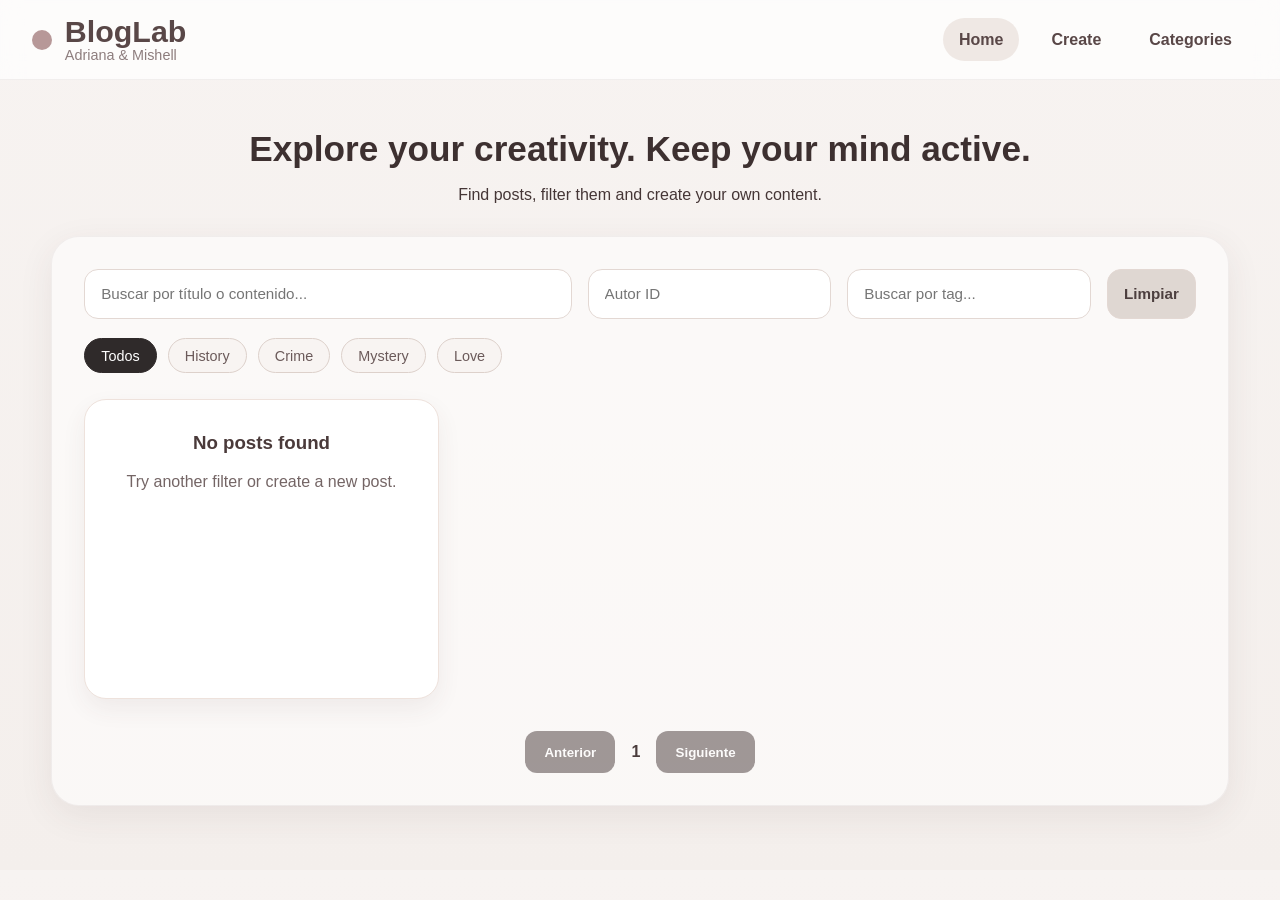
<file: index.html>
<!DOCTYPE html>
<html lang="es">
<head>
  <meta charset="UTF-8" />
  <meta name="viewport" content="width=device-width, initial-scale=1.0" />
  <link rel="stylesheet" href="css/main.css" />
  <link rel="stylesheet" href="css/components.css" />
  <link rel="stylesheet" href="css/responsive.css" />
  <title>BlogLab</title>
</head>
<body>
  <nav class="navbar">
    <div class="nav-brand">
      <div class="brand-mark"></div>
      <div class="brand-text">
        <span class="brand-title">BlogLab</span>
        <span class="brand-subtitle">Adriana & Mishell</span>
      </div>
    </div>

    <div class="nav-links">
      <a href="index.html" class="active">Home</a>
      <a href="pages/create.html">Create</a>
      <a href="pages/categories.html">Categories</a>
    </div>
  </nav>

  <main class="page-shell">
    <section class="home-intro">
      <h1 class="home-intro__title">Explore your creativity. Keep your mind active.</h1>
      <p class="home-intro__text">Find posts, filter them and create your own content.</p>
    </section>

    <section class="content-panel">
      <div id="feedback-message" class="feedback-message hidden"></div>

      <div id="filters" class="filters-bar">
        <input type="text" id="search-input" placeholder="Buscar por título o contenido..." />
        <input type="number" id="user-filter" placeholder="Autor ID" min="1" />
        <input type="text" id="tag-filter" placeholder="Buscar por tag..." />
        <button id="clear-filters" type="button">Limpiar</button>
      </div>

      <div id="popular-tags" class="popular-tags">
        <button class="tag-pill active" data-tag="" type="button">Todos</button>
        <button class="tag-pill" data-tag="history" type="button">History</button>
        <button class="tag-pill" data-tag="crime" type="button">Crime</button>
        <button class="tag-pill" data-tag="mystery" type="button">Mystery</button>
        <button class="tag-pill" data-tag="love" type="button">Love</button>
      </div>

      <div id="status-message" class="status-message hidden"></div>

      <section class="posts-section">
        <div id="posts-container" class="posts-grid"></div>
      </section>

      <div id="pagination" class="pagination">
        <button id="prev-btn" type="button">Anterior</button>
        <span id="page-number">1</span>
        <button id="next-btn" type="button">Siguiente</button>
      </div>
    </section>
  </main>

  <script type="module" src="js/app.js"></script>
</body>
</html>
</file>
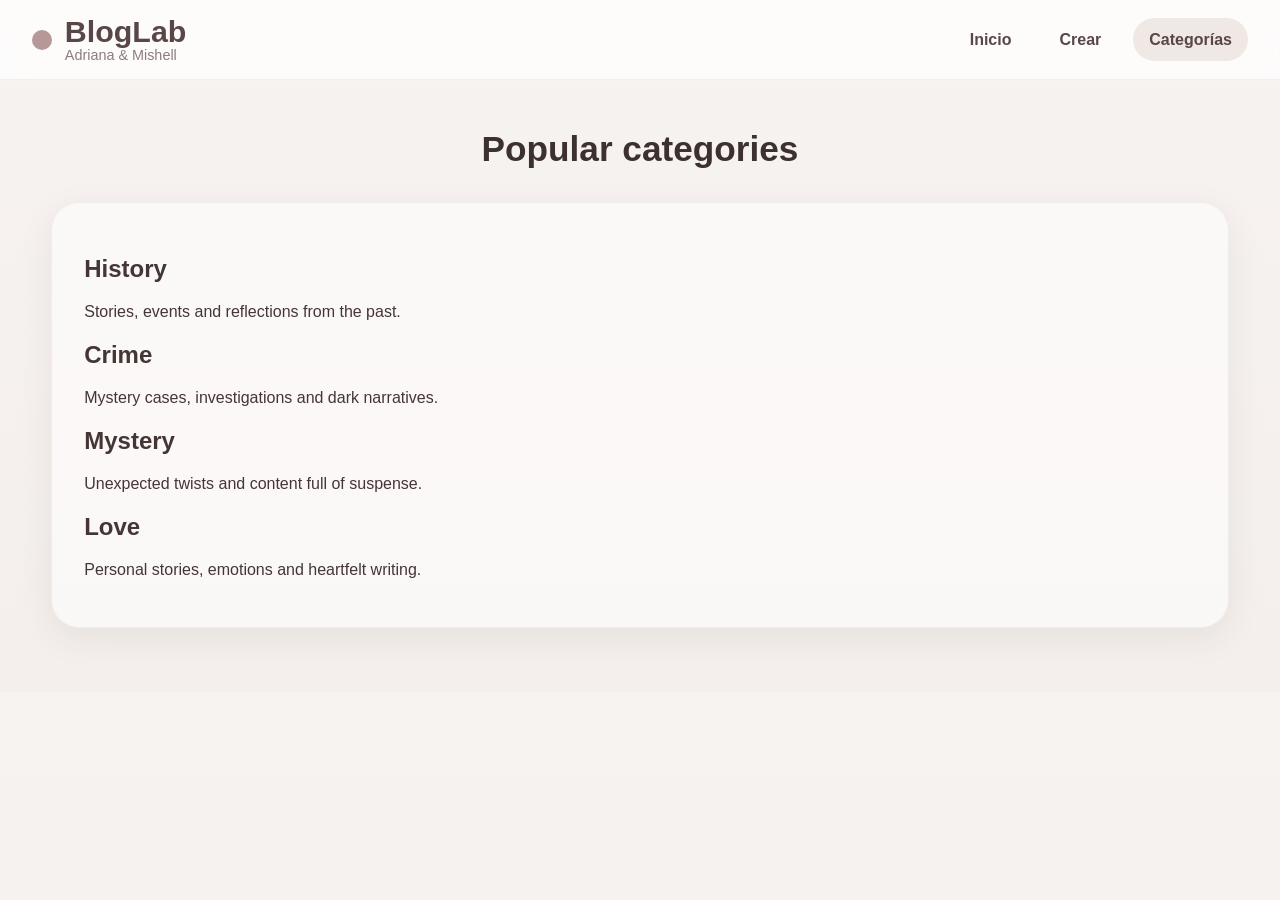
<file: pages/categories.html>
<!DOCTYPE html>
<html lang="es">
<head>
  <meta charset="UTF-8" />
  <meta name="viewport" content="width=device-width, initial-scale=1.0" />
  <link rel="stylesheet" href="../css/main.css" />
  <link rel="stylesheet" href="../css/components.css" />
  <link rel="stylesheet" href="../css/responsive.css" />
  <title>Categorías | BlogLab</title>
</head>
<body>
  <nav class="navbar">
    <div class="nav-brand">
      <div class="brand-mark"></div>
      <div class="brand-text">
        <span class="brand-title">BlogLab</span>
        <span class="brand-subtitle">Adriana & Mishell</span>
      </div>
    </div>

    <div class="nav-links">
      <a href="../index.html">Inicio</a>
      <a href="./create.html">Crear</a>
      <a href="./categories.html" class="active">Categorías</a>
    </div>
  </nav>

  <main class="page-shell">
    <section class="home-intro">
      <h1 class="home-intro__title">Popular categories</h1>
    </section>

    <section class="content-panel">
      <div class="category-grid">
        <article class="category-card">
          <h2>History</h2>
          <p>Stories, events and reflections from the past.</p>
        </article>

        <article class="category-card">
          <h2>Crime</h2>
          <p>Mystery cases, investigations and dark narratives.</p>
        </article>

        <article class="category-card">
          <h2>Mystery</h2>
          <p>Unexpected twists and content full of suspense.</p>
        </article>

        <article class="category-card">
          <h2>Love</h2>
          <p>Personal stories, emotions and heartfelt writing.</p>
        </article>
      </div>
    </section>
  </main>
</body>
</html>
</file>
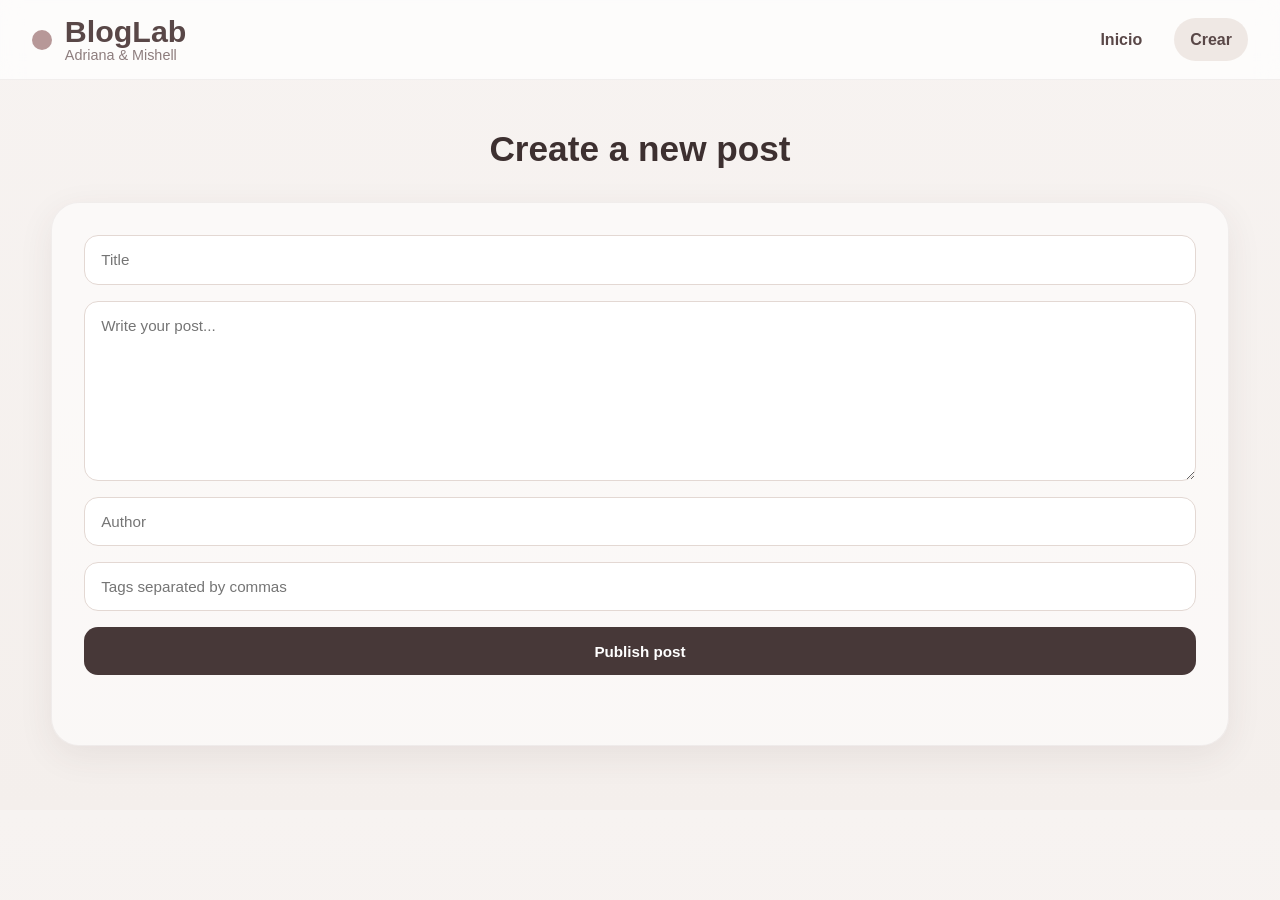
<file: pages/create.html>
<!DOCTYPE html>
<html lang="es">
<head>
  <meta charset="UTF-8" />
  <meta name="viewport" content="width=device-width, initial-scale=1.0" />
  <link rel="stylesheet" href="../css/main.css" />
  <link rel="stylesheet" href="../css/components.css" />
  <link rel="stylesheet" href="../css/responsive.css" />
  <title>Create post | BlogLab</title>
</head>
<body>
  <nav class="navbar">
    <div class="nav-brand">
      <div class="brand-mark"></div>
      <div class="brand-text">
        <span class="brand-title">BlogLab</span>
        <span class="brand-subtitle">Adriana & Mishell</span>
      </div>
    </div>

    <div class="nav-links">
      <a href="../index.html">Inicio</a>
      <a href="./create.html" class="active">Crear</a>
    </div>
  </nav>

  <main class="page-shell">
    <section class="home-intro">
      <h1 class="home-intro__title">Create a new post</h1>
    </section>

    <section class="content-panel">
      <form id="create-post-form" class="create-form">
        <input type="text" id="title" placeholder="Title" />
        <textarea id="body" placeholder="Write your post..."></textarea>
        <input type="text" id="author" placeholder="Author" />
        <input type="text" id="tags" placeholder="Tags separated by commas" />

        <button type="submit">Publish post</button>
        <p id="form-message" class="form-message"></p>
      </form>
    </section>
  </main>

  <script type="module" src="../js/modules/form.js"></script>
</body>
</html>
</file>
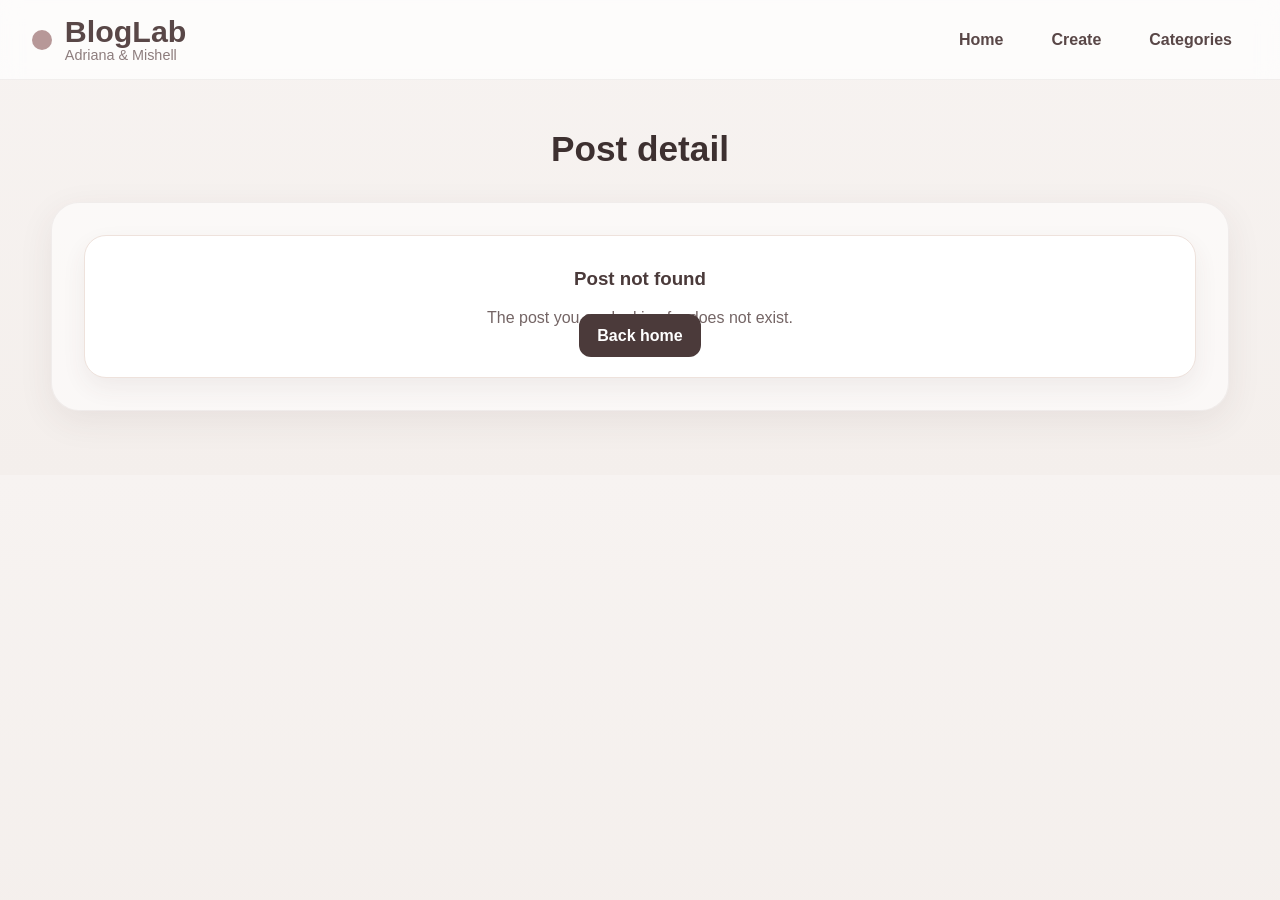
<file: pages/detail.html>
<!DOCTYPE html>
<html lang="es">
<head>
  <meta charset="UTF-8" />
  <meta name="viewport" content="width=device-width, initial-scale=1.0" />
  <link rel="stylesheet" href="../css/main.css" />
  <link rel="stylesheet" href="../css/components.css" />
  <link rel="stylesheet" href="../css/responsive.css" />
  <title>Post detail | BlogLab</title>
</head>
<body>
  <nav class="navbar">
    <div class="nav-brand">
      <div class="brand-mark"></div>
      <div class="brand-text">
        <span class="brand-title">BlogLab</span>
        <span class="brand-subtitle">Adriana & Mishell</span>
      </div>
    </div>

    <div class="nav-links">
      <a href="../index.html">Home</a>
      <a href="./create.html">Create</a>
      <a href="./categories.html">Categories</a>
    </div>
  </nav>

  <main class="page-shell">
    <section class="home-intro">
      <h1 class="home-intro__title">Post detail</h1>
    </section>

    <section class="content-panel">
      <div id="post-detail"></div>
    </section>
  </main>

  <script type="module" src="../js/modules/renderDetail.js"></script>
</body>
</html>
</file>
<file: css/main.css>
* {
  box-sizing: border-box;
}

html {
  scroll-behavior: smooth;
}

body {
  margin: 0;
  font-family: Arial, Helvetica, sans-serif;
  background: linear-gradient(180deg, #f7f3f1 0%, #f4efec 100%);
  color: #453636;
}

a {
  text-decoration: none;
  color: inherit;
}

.page-shell {
  width: min(1200px, 92%);
  margin: 0 auto;
  padding: 2rem 0 4rem;
}

.home-intro {
  text-align: center;
  margin: 1rem 0 2rem;
}

.home-intro__title {
  font-size: 2.2rem;
  line-height: 1.2;
  margin: 0;
  color: #3d3030;
}

.content-panel {
  background: rgba(255, 255, 255, 0.55);
  border: 1px solid rgba(115, 88, 88, 0.08);
  border-radius: 28px;
  padding: 2rem;
  box-shadow: 0 10px 35px rgba(76, 56, 56, 0.08);
}

#filters {
  display: grid;
  grid-template-columns: 2fr 1fr 1fr auto;
  gap: 1rem;
  margin-bottom: 1.2rem;
}

#filters input,
#filters button {
  border-radius: 14px;
  border: 1px solid #e3d8d3;
  padding: 0.95rem 1rem;
  font-size: 0.95rem;
  outline: none;
}

#filters input {
  background: #fff;
}

#filters input:focus {
  border-color: #b69797;
  box-shadow: 0 0 0 3px rgba(182, 151, 151, 0.15);
}

#filters button {
  background: #dfd7d2;
  color: #4d3f3f;
  font-weight: 600;
  cursor: pointer;
  transition: 0.2s ease;
}

#filters button:hover {
  background: #d3c7c1;
}

#popular-tags {
  display: flex;
  flex-wrap: wrap;
  gap: 0.7rem;
  margin-bottom: 1.6rem;
}

#posts-container {
  min-height: 300px;
}

.posts-grid {
  display: grid;
  grid-template-columns: repeat(3, minmax(0, 1fr));
  gap: 1.5rem;
}

#pagination {
  display: flex;
  justify-content: center;
  align-items: center;
  gap: 1rem;
  margin-top: 2rem;
}

#pagination button {
  border: none;
  background: #473838;
  color: #fff;
  padding: 0.85rem 1.2rem;
  border-radius: 12px;
  cursor: pointer;
  font-weight: 600;
  transition: 0.2s ease;
}

#pagination button:hover:not(:disabled) {
  background: #2f2323;
}

#pagination button:disabled {
  opacity: 0.5;
  cursor: not-allowed;
}

#page-number {
  font-weight: 700;
  color: #4a3c3c;
}
</file>
<file: css/components.css>
.navbar {
  width: 100%;
  padding: 1rem 2rem;
  background: rgba(255, 255, 255, 0.7);
  border-bottom: 1px solid rgba(109, 84, 84, 0.08);
  display: flex;
  justify-content: space-between;
  align-items: center;
  backdrop-filter: blur(10px);
  position: sticky;
  top: 0;
  z-index: 20;
}

.nav-brand {
  display: flex;
  align-items: center;
  gap: 0.8rem;
}

.brand-mark {
  width: 20px;
  height: 20px;
  border-radius: 50%;
  background: #b79898;
}

.brand-text {
  display: flex;
  flex-direction: column;
  line-height: 1.05;
}

.brand-title {
  font-size: 1.9rem;
  font-weight: 700;
  color: #594747;
}

.brand-subtitle {
  font-size: 0.9rem;
  color: #8d7d7d;
}

.nav-links {
  display: flex;
  gap: 1rem;
  align-items: center;
}

.nav-links a {
  padding: 0.8rem 1rem;
  border-radius: 999px;
  color: #594747;
  font-weight: 600;
  transition: 0.2s ease;
}

.nav-links a.active,
.nav-links a:hover {
  background: #efe8e4;
}

.tag-pill {
  display: inline-flex;
  align-items: center;
  justify-content: center;
  padding: 0.55rem 1rem;
  border-radius: 999px;
  border: 1px solid #ddd1cb;
  background: #f8f4f2;
  color: #6b5a5a;
  font-size: 0.9rem;
  cursor: pointer;
  transition: 0.2s ease;
}

.tag-pill:hover {
  background: #efe5e0;
}

.tag-pill.active {
  background: #2f2a2a;
  color: #fff;
  border-color: #2f2a2a;
}

.post-card {
  background: #ffffff;
  border-radius: 24px;
  overflow: hidden;
  border: 1px solid #eee3de;
  box-shadow: 0 10px 30px rgba(85, 62, 62, 0.08);
  display: flex;
  flex-direction: column;
  min-height: 470px;
  transition: transform 0.22s ease, box-shadow 0.22s ease;
}

.post-card:hover {
  transform: translateY(-6px);
  box-shadow: 0 16px 36px rgba(85, 62, 62, 0.12);
}

.post-card__image-wrap {
  width: 100%;
  height: 210px;
  overflow: hidden;
}

.post-card__image {
  width: 100%;
  height: 100%;
  object-fit: cover;
  display: block;
}

.post-card__content {
  padding: 1.25rem 1.25rem 1.4rem;
  display: flex;
  flex-direction: column;
  flex: 1;
}

.post-card__title {
  margin: 0 0 0.9rem;
  font-size: 1.35rem;
  line-height: 1.3;
  color: #3f3030;
}

.post-card__excerpt {
  margin: 0 0 1.2rem;
  font-size: 0.98rem;
  line-height: 1.65;
  color: #6a5959;
  flex-grow: 1;
}

.post-card__footer {
  display: flex;
  flex-direction: column;
  gap: 0.9rem;
}

.post-card__author {
  font-weight: 700;
  color: #554444;
}

.post-card__tags {
  display: flex;
  flex-wrap: wrap;
  gap: 0.5rem;
}

.post-tag {
  background: #f3ece8;
  color: #6e5d5d;
  padding: 0.4rem 0.8rem;
  border-radius: 999px;
  font-size: 0.8rem;
}

.post-card__button {
  align-self: flex-start;
  background: #4b3a3a;
  color: #fff;
  padding: 0.8rem 1.15rem;
  border-radius: 12px;
  font-weight: 600;
  transition: 0.2s ease;
}

.post-card__button:hover {
  background: #2f2323;
}

.empty-state {
  background: #fff;
  border: 1px solid #eee2dc;
  border-radius: 22px;
  padding: 2rem;
  text-align: center;
  box-shadow: 0 10px 25px rgba(85, 62, 62, 0.07);
}

.empty-state h3 {
  margin-top: 0;
  color: #4a3a3a;
}

.empty-state p {
  margin-bottom: 0;
  color: #746565;
}

.detail-card {
  background: #ffffff;
  border-radius: 24px;
  border: 1px solid #eee3de;
  box-shadow: 0 10px 30px rgba(85, 62, 62, 0.08);
}

.detail-card__content {
  padding: 1.5rem;
}

.detail-card__title {
  margin: 0 0 0.8rem;
  font-size: 2rem;
  line-height: 1.2;
  color: #3f3030;
}

.detail-card__author {
  margin: 0 0 1rem;
  font-weight: 700;
  color: #554444;
}

.detail-card__tags {
  display: flex;
  flex-wrap: wrap;
  gap: 0.5rem;
  margin-bottom: 1.2rem;
}

.detail-card__body {
  margin: 0 0 1.4rem;
  font-size: 1rem;
  line-height: 1.8;
  color: #5d4e4e;
  white-space: pre-line;
}
.delete-btn {
  display: inline-block;
  padding: 0.8rem 1.15rem;
  background: #7a3a3a;
  color: #fff;
  border: none;
  border-radius: 12px;
  font-size: 0.95rem;
  font-weight: 600;
  cursor: pointer;
  transition: background 0.2s ease;
}

.delete-btn:hover {
  background: #5a2a2a;
}


__actions {
 display: flex;
  gap: 0.8rem;
  align-items: center;
  margin-top: 1.5rem;
}
.create-form {
  display: grid;
  gap: 1rem;
}

.create-form input,
.create-form textarea,
.create-form button {
  border-radius: 14px;
  border: 1px solid #e3d8d3;
  padding: 0.95rem 1rem;
  font-size: 0.95rem;
  font-family: inherit;
}

.create-form textarea {
  min-height: 180px;
  resize: vertical;
}

.create-form input:focus,
.create-form textarea:focus {
  outline: none;
  border-color: #b69797;
  box-shadow: 0 0 0 3px rgba(182, 151, 151, 0.15);
}

.create-form button {
  border: none;
  background: #473838;
  color: #fff;
  font-weight: 600;
  cursor: pointer;
}

.form-message {
  margin: 0;
  font-size: 0.95rem;
  font-weight: 600;
}

.form-message.success {
  color: #2e7d32;
}

.form-message.error {
  color: #c62828;
}

.delete-btn {
  background: #c62828;
}

.delete-btn:hover {
  background: #8e1c1c;
}


.detail-card {
  background: #ffffff;
  border-radius: 24px;
  border: 1px solid #eee3de;
  box-shadow: 0 10px 30px rgba(85, 62, 62, 0.08);
}

.detail-card__content {
  padding: 1.5rem;
}

.detail-card__title {
  margin: 0 0 0.8rem;
  font-size: 2rem;
  line-height: 1.2;
  color: #3f3030;
}

.detail-card__author {
  margin: 0 0 1rem;
  font-weight: 700;
  color: #554444;
}

.detail-card__tags {
  display: flex;
  flex-wrap: wrap;
  gap: 0.5rem;
  margin-bottom: 1.2rem;
}

.detail-card__body {
  margin: 0 0 1.4rem;
  font-size: 1rem;
  line-height: 1.8;
  color: #5d4e4e;
  white-space: pre-line;
}

.detail-card__actions {
  display: flex;
  gap: 0.8rem;
  flex-wrap: wrap;
  margin-bottom: 1rem;
}

.delete-btn {
  background: #c62828;
}

.delete-btn:hover {
  background: #8e1c1c;
}

.create-form {
  display: grid;
  gap: 1rem;
}

.create-form input,
.create-form textarea,
.create-form button {
  border-radius: 14px;
  border: 1px solid #e3d8d3;
  padding: 0.95rem 1rem;
  font-size: 0.95rem;
  font-family: inherit;
}

.create-form textarea {
  min-height: 180px;
  resize: vertical;
}

.create-form input:focus,
.create-form textarea:focus {
  outline: none;
  border-color: #b69797;
  box-shadow: 0 0 0 3px rgba(182, 151, 151, 0.15);
}

.create-form button {
  border: none;
  background: #473838;
  color: #fff;
  font-weight: 600;
  cursor: pointer;
}

.form-message {
  margin: 0;
  min-height: 22px;
  font-size: 0.95rem;
  font-weight: 600;
}

.form-message.success {
  color: #2e7d32;
}

.form-message.error {
  color: #c62828;
}

.detail-card {
  background: #ffffff;
  border-radius: 24px;
  border: 1px solid #eee3de;
  box-shadow: 0 10px 30px rgba(85, 62, 62, 0.08);
}

.detail-card__content {
  padding: 1.5rem;
}

.detail-card__title {
  margin: 0 0 0.8rem;
  font-size: 2rem;
  line-height: 1.2;
  color: #3f3030;
}

.detail-card__author {
  margin: 0 0 1rem;
  font-weight: 700;
  color: #554444;
}

.detail-card__tags {
  display: flex;
  flex-wrap: wrap;
  gap: 0.5rem;
  margin-bottom: 1.2rem;
}

.detail-card__body {
  margin: 0 0 1.4rem;
  font-size: 1rem;
  line-height: 1.8;
  color: #5d4e4e;
  white-space: pre-line;
}

.create-form {
  display: grid;
  gap: 1rem;
}

.create-form input,
.create-form textarea,
.create-form button {
  border-radius: 14px;
  border: 1px solid #e3d8d3;
  padding: 0.95rem 1rem;
  font-size: 0.95rem;
  font-family: inherit;
}

.create-form textarea {
  min-height: 180px;
  resize: vertical;
}

.create-form input:focus,
.create-form textarea:focus {
  outline: none;
  border-color: #b69797;
  box-shadow: 0 0 0 3px rgba(182, 151, 151, 0.15);
}

.create-form button {
  border: none;
  background: #473838;
  color: #fff;
  font-weight: 600;
  cursor: pointer;
}

.form-message {
  margin: 0;
  min-height: 22px;
  font-size: 0.95rem;
  font-weight: 600;
}

.form-message.success {
  color: #2e7d32;
}

.form-message.error {
  color: #c62828;
}

.detail-card {
  background: #ffffff;
  border-radius: 24px;
  border: 1px solid #eee3de;
  box-shadow: 0 10px 30px rgba(85, 62, 62, 0.08);
}

.detail-card__content {
  padding: 1.5rem;
}

.detail-card__title {
  margin: 0 0 0.8rem;
  font-size: 2rem;
  line-height: 1.2;
  color: #3f3030;
}

.detail-card__author {
  margin: 0 0 1rem;
  font-weight: 700;
  color: #554444;
}

.detail-card__tags {
  display: flex;
  flex-wrap: wrap;
  gap: 0.5rem;
  margin-bottom: 1.2rem;
}

.detail-card__body {
  margin: 0 0 1.4rem;
  font-size: 1rem;
  line-height: 1.8;
  color: #5d4e4e;
  white-space: pre-line;
}

.detail-card {
  background: #ffffff;
  border-radius: 24px;
  border: 1px solid #eee3de;
  box-shadow: 0 10px 30px rgba(85, 62, 62, 0.08);
}

.detail-card__content {
  padding: 1.5rem;
}

.detail-card__title {
  margin: 0 0 0.8rem;
  font-size: 2rem;
  line-height: 1.2;
  color: #3f3030;
}

.detail-card__author {
  margin: 0 0 1rem;
  font-weight: 700;
  color: #554444;
}

.detail-card__tags {
  display: flex;
  flex-wrap: wrap;
  gap: 0.5rem;
  margin-bottom: 1.2rem;
}

.detail-card__body {
  margin: 0 0 1.4rem;
  font-size: 1rem;
  line-height: 1.8;
  color: #5d4e4e;
  white-space: pre-line;
}

.detail-card__actions {
  display: flex;
  gap: 0.8rem;
  flex-wrap: wrap;
  align-items: center;
}

.delete-btn {
  background: #b3261e;
}

.delete-btn:hover {
  background: #8f1f18;
}

.detail-card {
  background: #ffffff;
  border-radius: 24px;
  border: 1px solid #eee3de;
  box-shadow: 0 10px 30px rgba(85, 62, 62, 0.08);
}

.detail-card__content {
  padding: 1.5rem;
}

.detail-card__title {
  margin: 0 0 0.8rem;
  font-size: 2rem;
  line-height: 1.2;
  color: #3f3030;
}

.detail-card__author {
  margin: 0 0 1rem;
  font-weight: 700;
  color: #554444;
}

.detail-card__tags {
  display: flex;
  flex-wrap: wrap;
  gap: 0.5rem;
  margin-bottom: 1.2rem;
}

.detail-card__body {
  margin: 0 0 1.4rem;
  font-size: 1rem;
  line-height: 1.8;
  color: #5d4e4e;
  white-space: pre-line;
}

.detail-card__actions {
  display: flex;
  gap: 0.8rem;
  flex-wrap: wrap;
  align-items: center;
}

.delete-btn {
  background: #b3261e;
}

.delete-btn:hover {
  background: #8f1f18;
}

.detail-card {
  background: #ffffff;
  border-radius: 24px;
  border: 1px solid #eee3de;
  box-shadow: 0 10px 30px rgba(85, 62, 62, 0.08);
}

.detail-card__content {
  padding: 1.5rem;
}

.detail-card__title {
  margin: 0 0 0.8rem;
  font-size: 2rem;
  line-height: 1.2;
  color: #3f3030;
}

.detail-card__author {
  margin: 0 0 1rem;
  font-weight: 700;
  color: #554444;
}

.detail-card__tags {
  display: flex;
  flex-wrap: wrap;
  gap: 0.5rem;
  margin-bottom: 1.2rem;
}

.detail-card__body {
  margin: 0 0 1.4rem;
  font-size: 1rem;
  line-height: 1.8;
  color: #5d4e4e;
  white-space: pre-line;
}

.detail-card__actions {
  display: flex;
  gap: 0.8rem;
  flex-wrap: wrap;
}

.delete-btn {
  background: #b3261e;
}

.delete-btn:hover {
  background: #8f1f18;
}
</file>
<file: css/responsive.css>
@media (max-width: 1024px) {
  .posts-grid {
    grid-template-columns: repeat(2, minmax(0, 1fr));
  }

  #filters {
    grid-template-columns: 1fr 1fr;
  }
}

@media (max-width: 768px) {
  .navbar {
    padding: 1rem;
    flex-direction: column;
    gap: 1rem;
    align-items: flex-start;
  }

  .nav-links {
    flex-wrap: wrap;
  }

  .home-intro__title {
    font-size: 1.7rem;
  }

  .content-panel {
    padding: 1.2rem;
  }

  #filters {
    grid-template-columns: 1fr;
  }

  .posts-grid {
    grid-template-columns: 1fr;
  }

  #pagination {
    flex-wrap: wrap;
  }
}

.detail-card {
  background: #ffffff;
  border-radius: 24px;
  overflow: hidden;
  border: 1px solid #eee3de;
  box-shadow: 0 10px 30px rgba(85, 62, 62, 0.08);
}

.detail-card__image-wrap {
  width: 100%;
  max-height: 420px;
  overflow: hidden;
}

.detail-card__image {
  width: 100%;
  height: 100%;
  object-fit: cover;
  display: block;
}

.detail-card__content {
  padding: 1.5rem;
}

.detail-card__title {
  margin: 0 0 0.8rem;
  font-size: 2rem;
  line-height: 1.2;
  color: #3f3030;
}

.detail-card__author {
  margin: 0 0 1rem;
  font-weight: 700;
  color: #554444;
}

.detail-card__tags {
  display: flex;
  flex-wrap: wrap;
  gap: 0.5rem;
  margin-bottom: 1.25rem;
}

.detail-card__body {
  margin: 0 0 1.4rem;
  font-size: 1rem;
  line-height: 1.8;
  color: #5d4e4e;
  white-space: pre-line;
}
</file>
